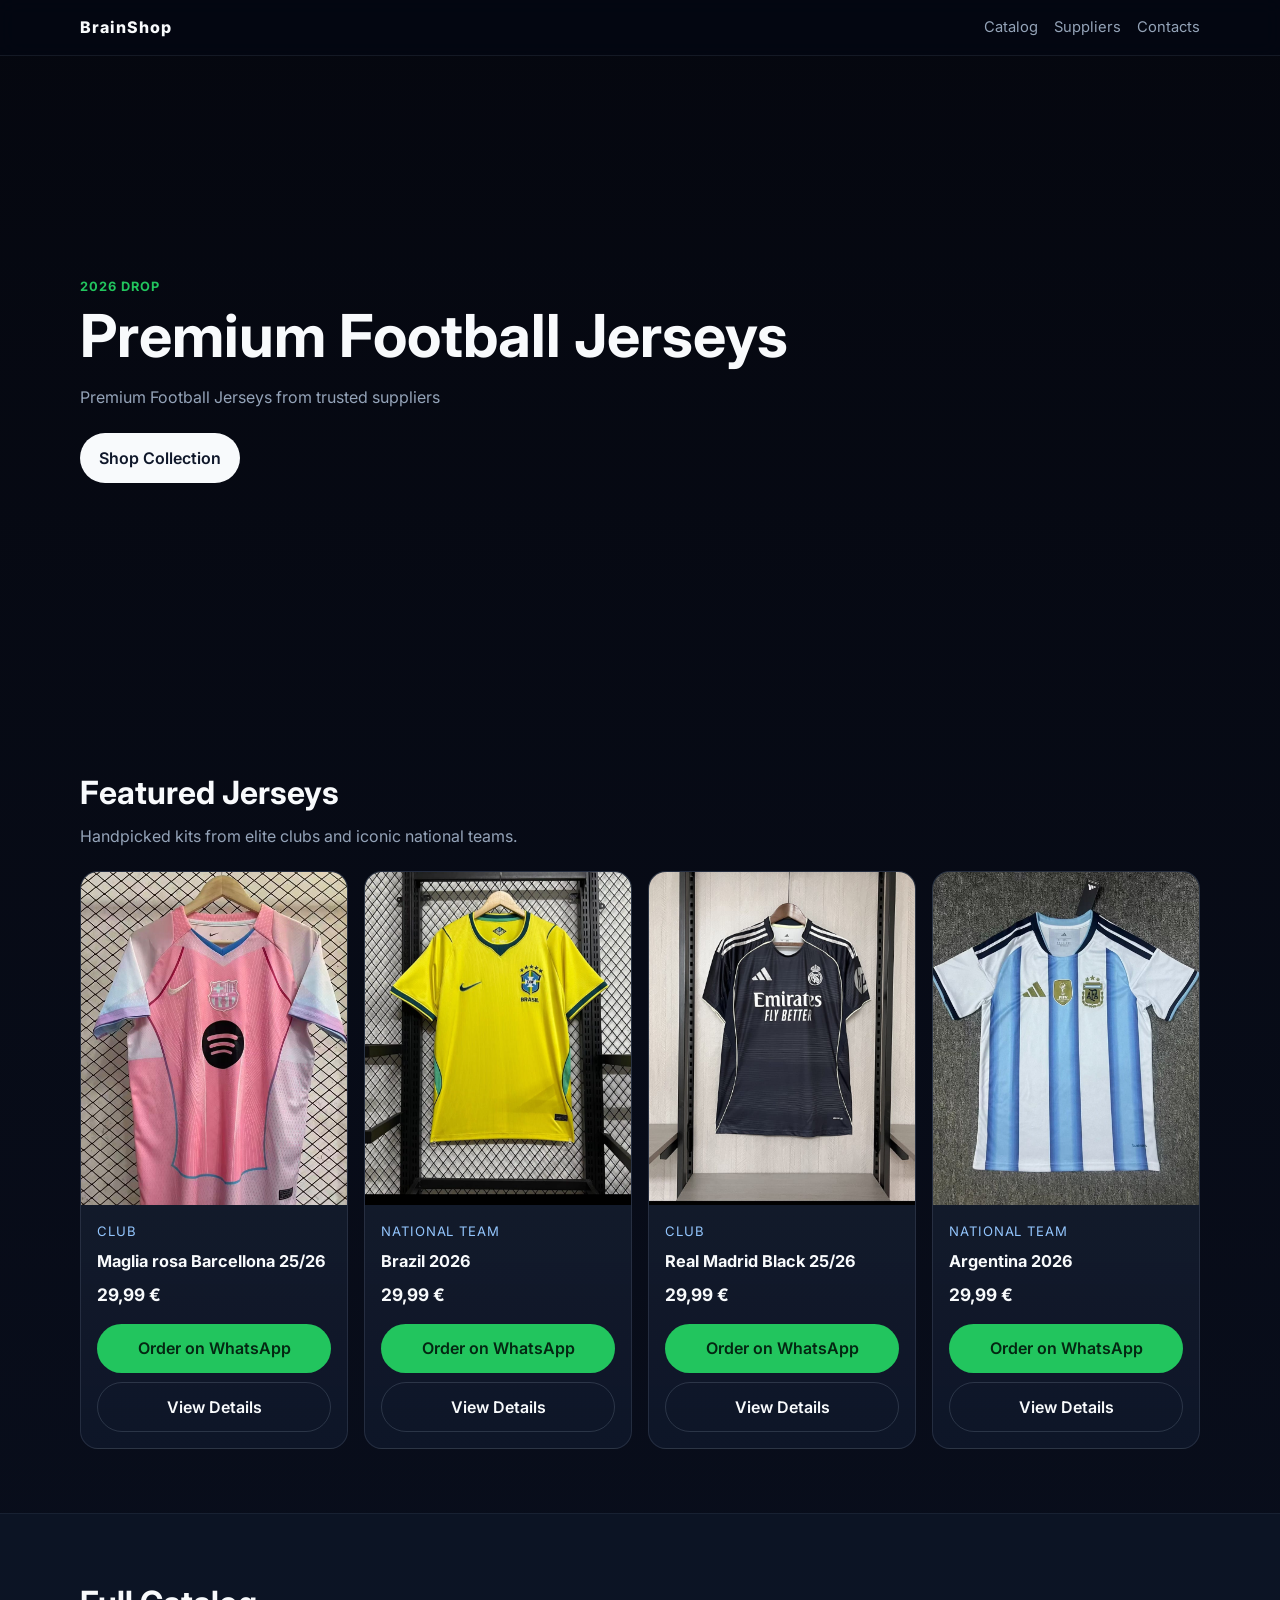
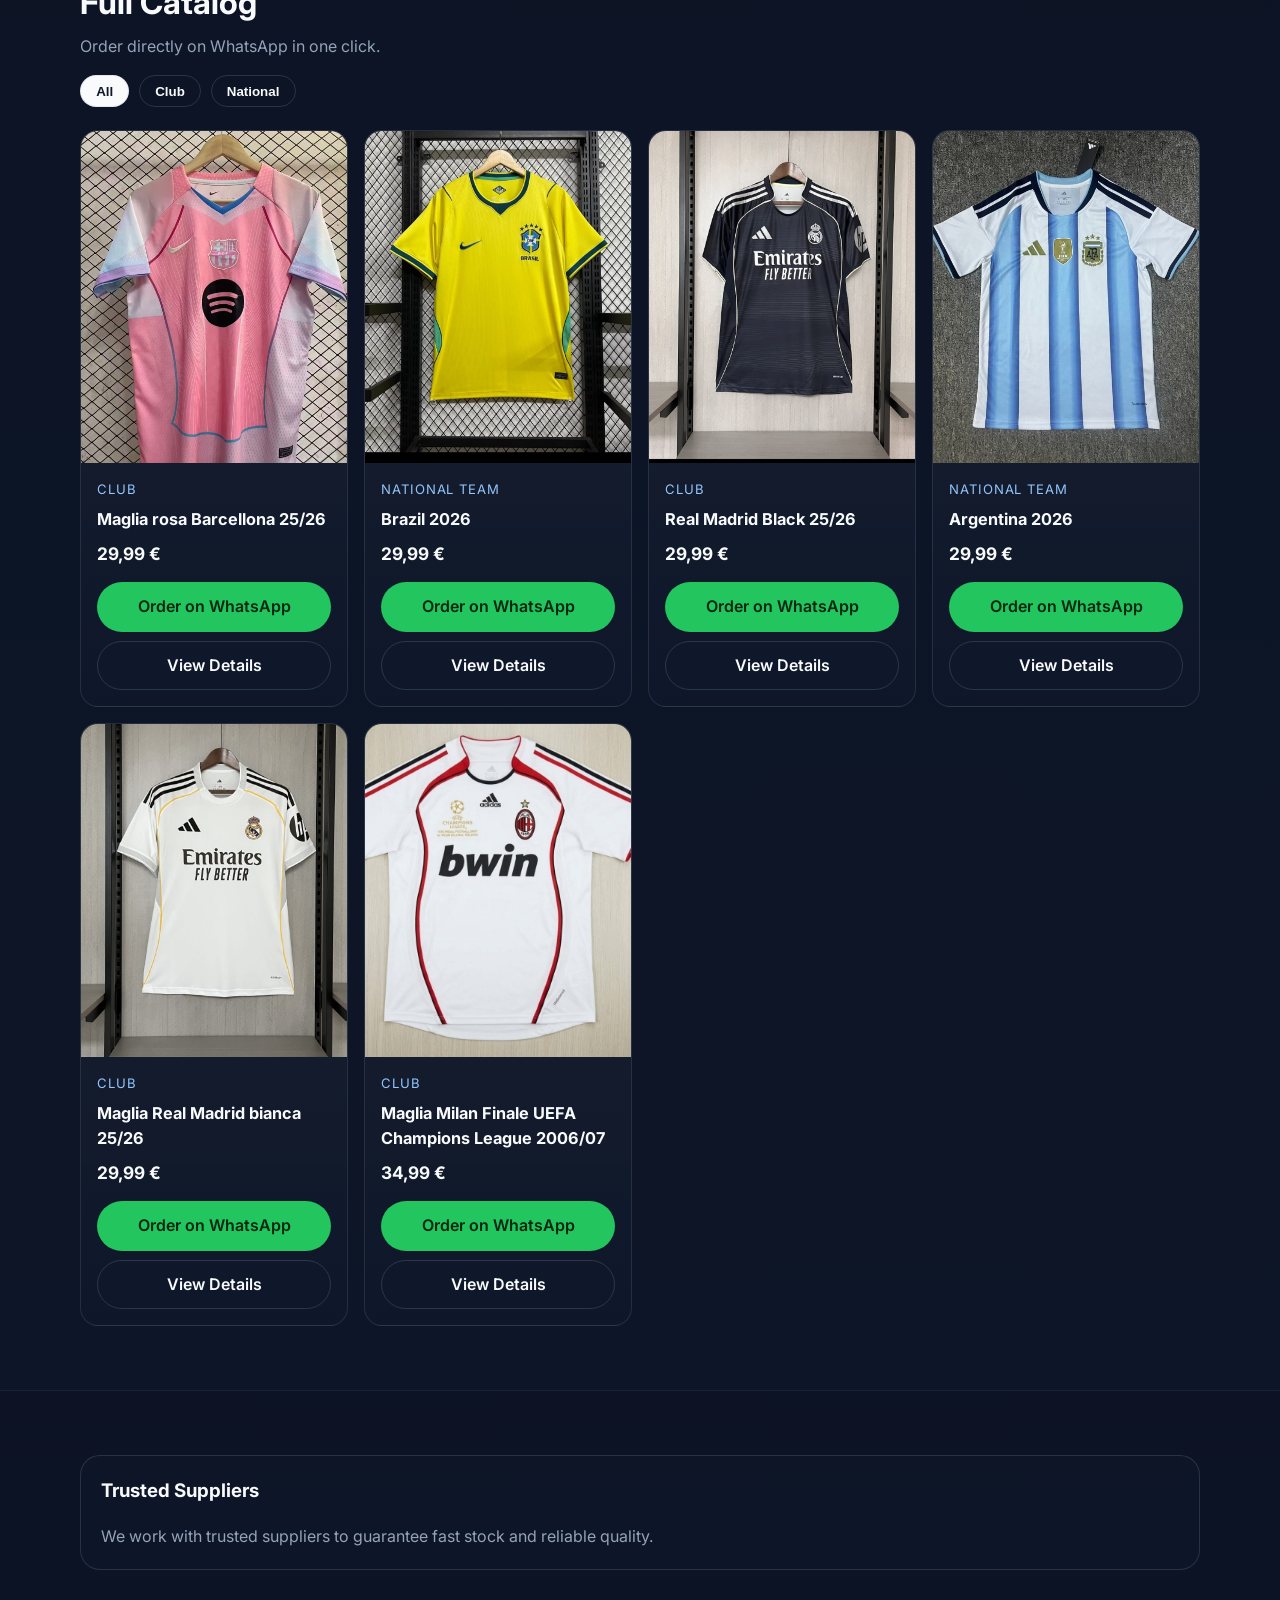
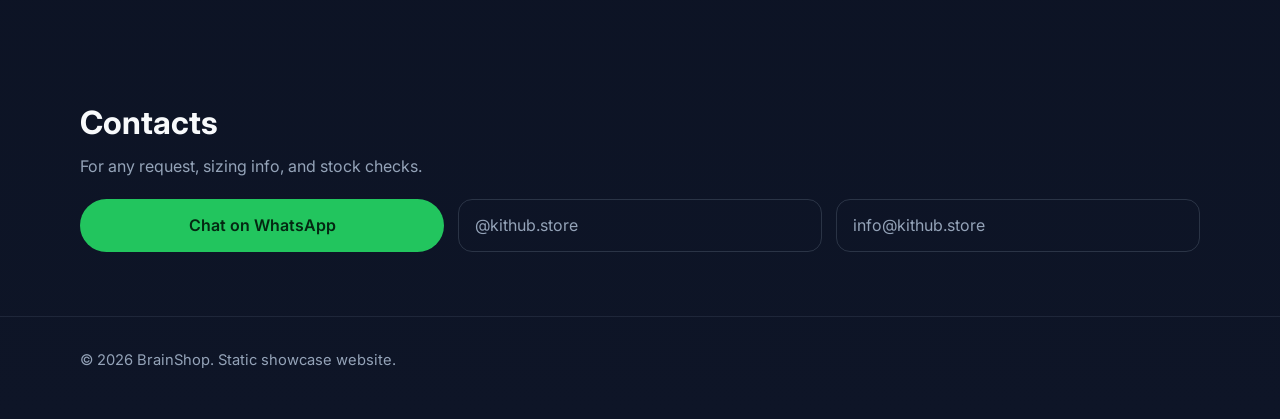
<file: kit-hub/index.html>
<!DOCTYPE html>
<html lang="en">
<head>
  <meta charset="UTF-8" />
  <meta name="viewport" content="width=device-width, initial-scale=1.0" />
  <title>BrainShop | Premium Football Jerseys</title>
  <meta
    name="description"
    content="BrainShop showcases premium football jerseys from trusted suppliers. Order quickly on WhatsApp."
  />
  <link rel="preconnect" href="https://fonts.googleapis.com" />
  <link rel="preconnect" href="https://fonts.gstatic.com" crossorigin />
  <link
    href="https://fonts.googleapis.com/css2?family=Inter:wght@400;500;600;700;800&display=swap"
    rel="stylesheet"
  />
  <link rel="stylesheet" href="styles.css" />
</head>
<body>
  <header class="site-header">
    <div class="container header-inner">
      <a href="#home" class="brand">BrainShop</a>
      <nav class="nav">
        <a href="#catalog">Catalog</a>
        <a href="#suppliers">Suppliers</a>
        <a href="#contacts">Contacts</a>
      </nav>
    </div>
  </header>

  <main>
    <section id="home" class="hero section">
      <div class="container hero-content reveal">
        <p class="eyebrow">2026 Drop</p>
        <h1>Premium Football Jerseys</h1>
        <p class="subtitle">Premium Football Jerseys from trusted suppliers</p>
        <a href="#catalog" class="btn btn-primary">Shop Collection</a>
      </div>
    </section>

    <section class="section">
      <div class="container">
        <div class="section-heading reveal">
          <h2>Featured Jerseys</h2>
          <p>Handpicked kits from elite clubs and iconic national teams.</p>
        </div>
        <div id="featured-grid" class="product-grid"></div>
      </div>
    </section>

    <section id="catalog" class="section section-soft">
      <div class="container">
        <div class="section-heading reveal">
          <h2>Full Catalog</h2>
          <p>Order directly on WhatsApp in one click.</p>
        </div>

        <div class="filters reveal">
          <button class="filter-btn active" data-filter="all">All</button>
          <button class="filter-btn" data-filter="club">Club</button>
          <button class="filter-btn" data-filter="national">National</button>
        </div>

        <div id="catalog-grid" class="product-grid"></div>
      </div>
    </section>

    <section id="suppliers" class="section">
      <div class="container reveal">
        <div class="panel">
          <h3>Trusted Suppliers</h3>
          <p>We work with trusted suppliers to guarantee fast stock and reliable quality.</p>
        </div>
      </div>
    </section>

    <section id="contacts" class="section">
      <div class="container reveal">
        <div class="section-heading">
          <h2>Contacts</h2>
          <p>For any request, sizing info, and stock checks.</p>
        </div>
        <div class="contact-grid">
          <a
            class="btn btn-whatsapp"
            href="https://wa.me/393338207631?text=Ciao%20BrainShop%2C%20vorrei%20pi%C3%B9%20informazioni%20sulle%20vostre%20maglie."
            target="_blank"
            rel="noopener noreferrer"
          >
            Chat on WhatsApp
          </a>
          <a class="contact-link" href="#" aria-label="Instagram placeholder">@kithub.store</a>
          <a class="contact-link" href="mailto:info@kithub.store">info@kithub.store</a>
        </div>
      </div>
    </section>
  </main>

  <footer class="site-footer">
    <div class="container">
      <p>© <span id="year"></span> BrainShop. Static showcase website.</p>
    </div>
  </footer>

  <script src="products.js"></script>
  <script src="main.js"></script>
</body>
</html>
</file>
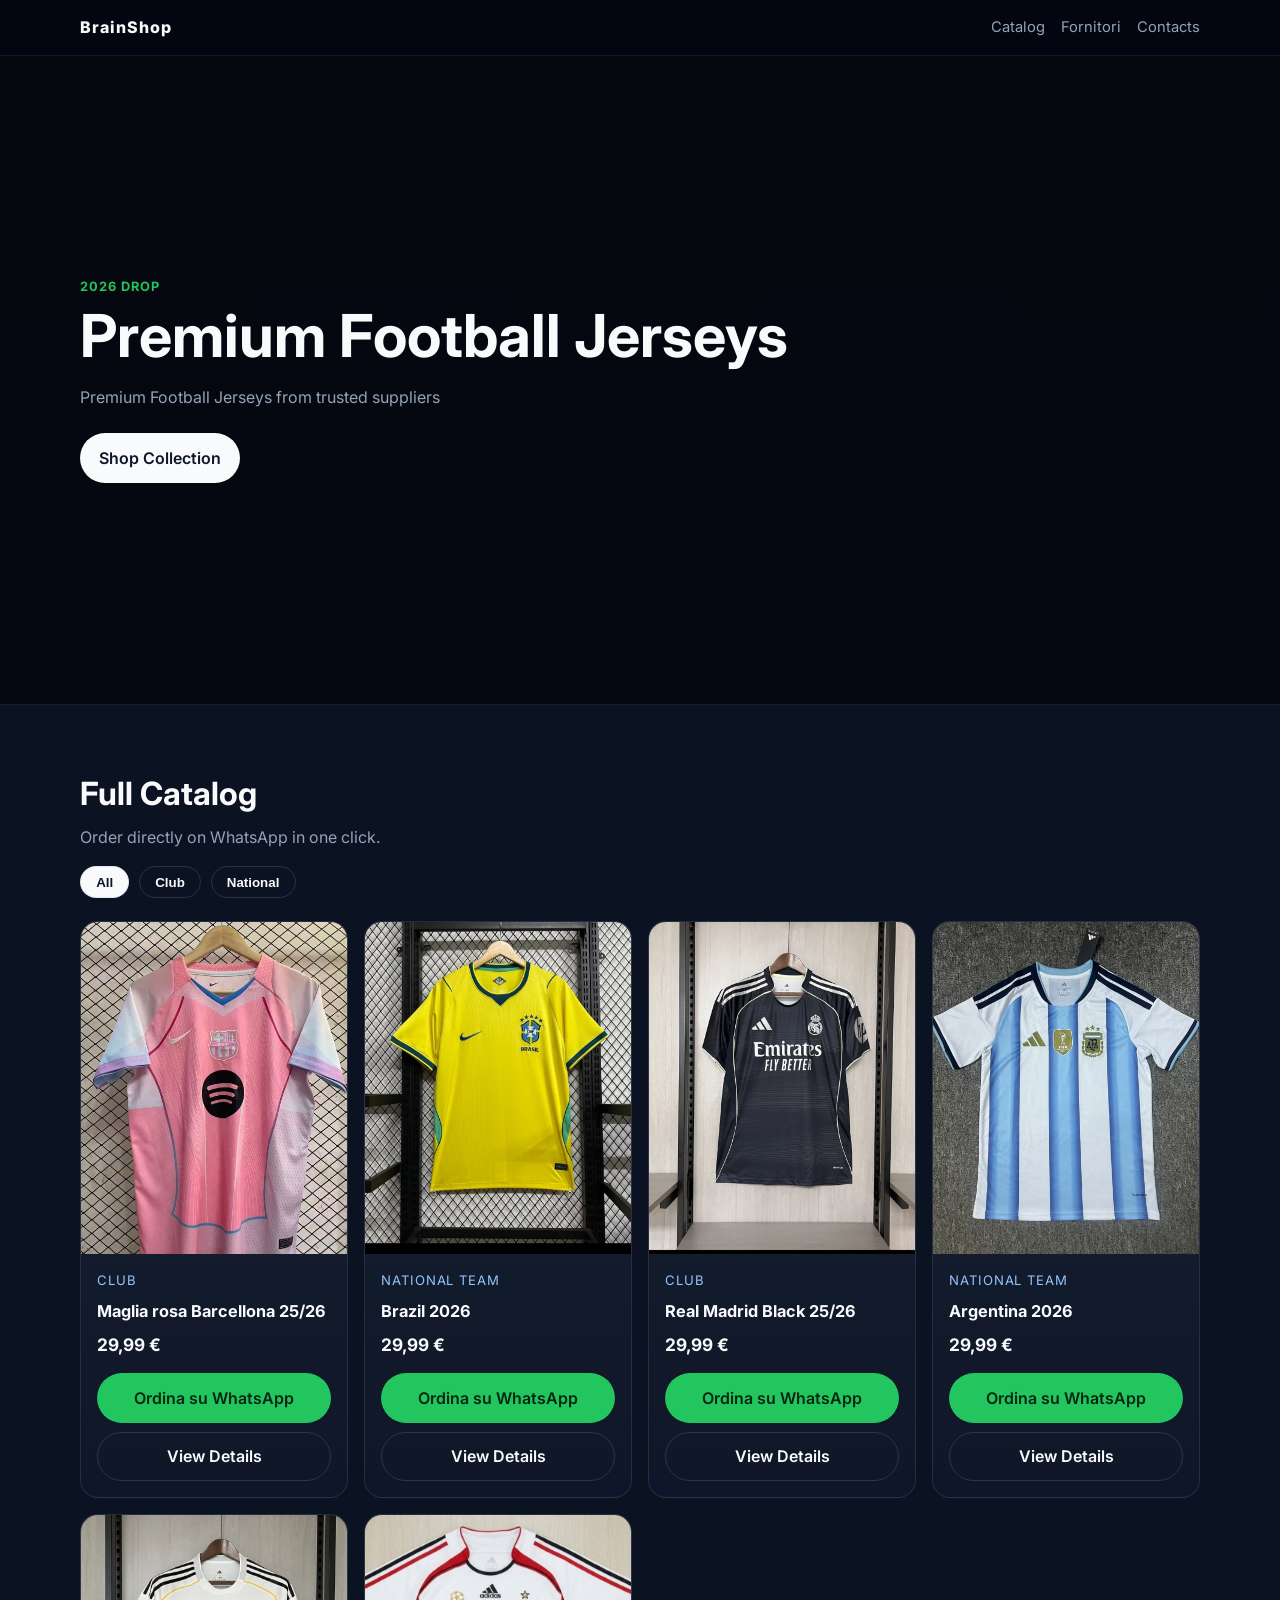
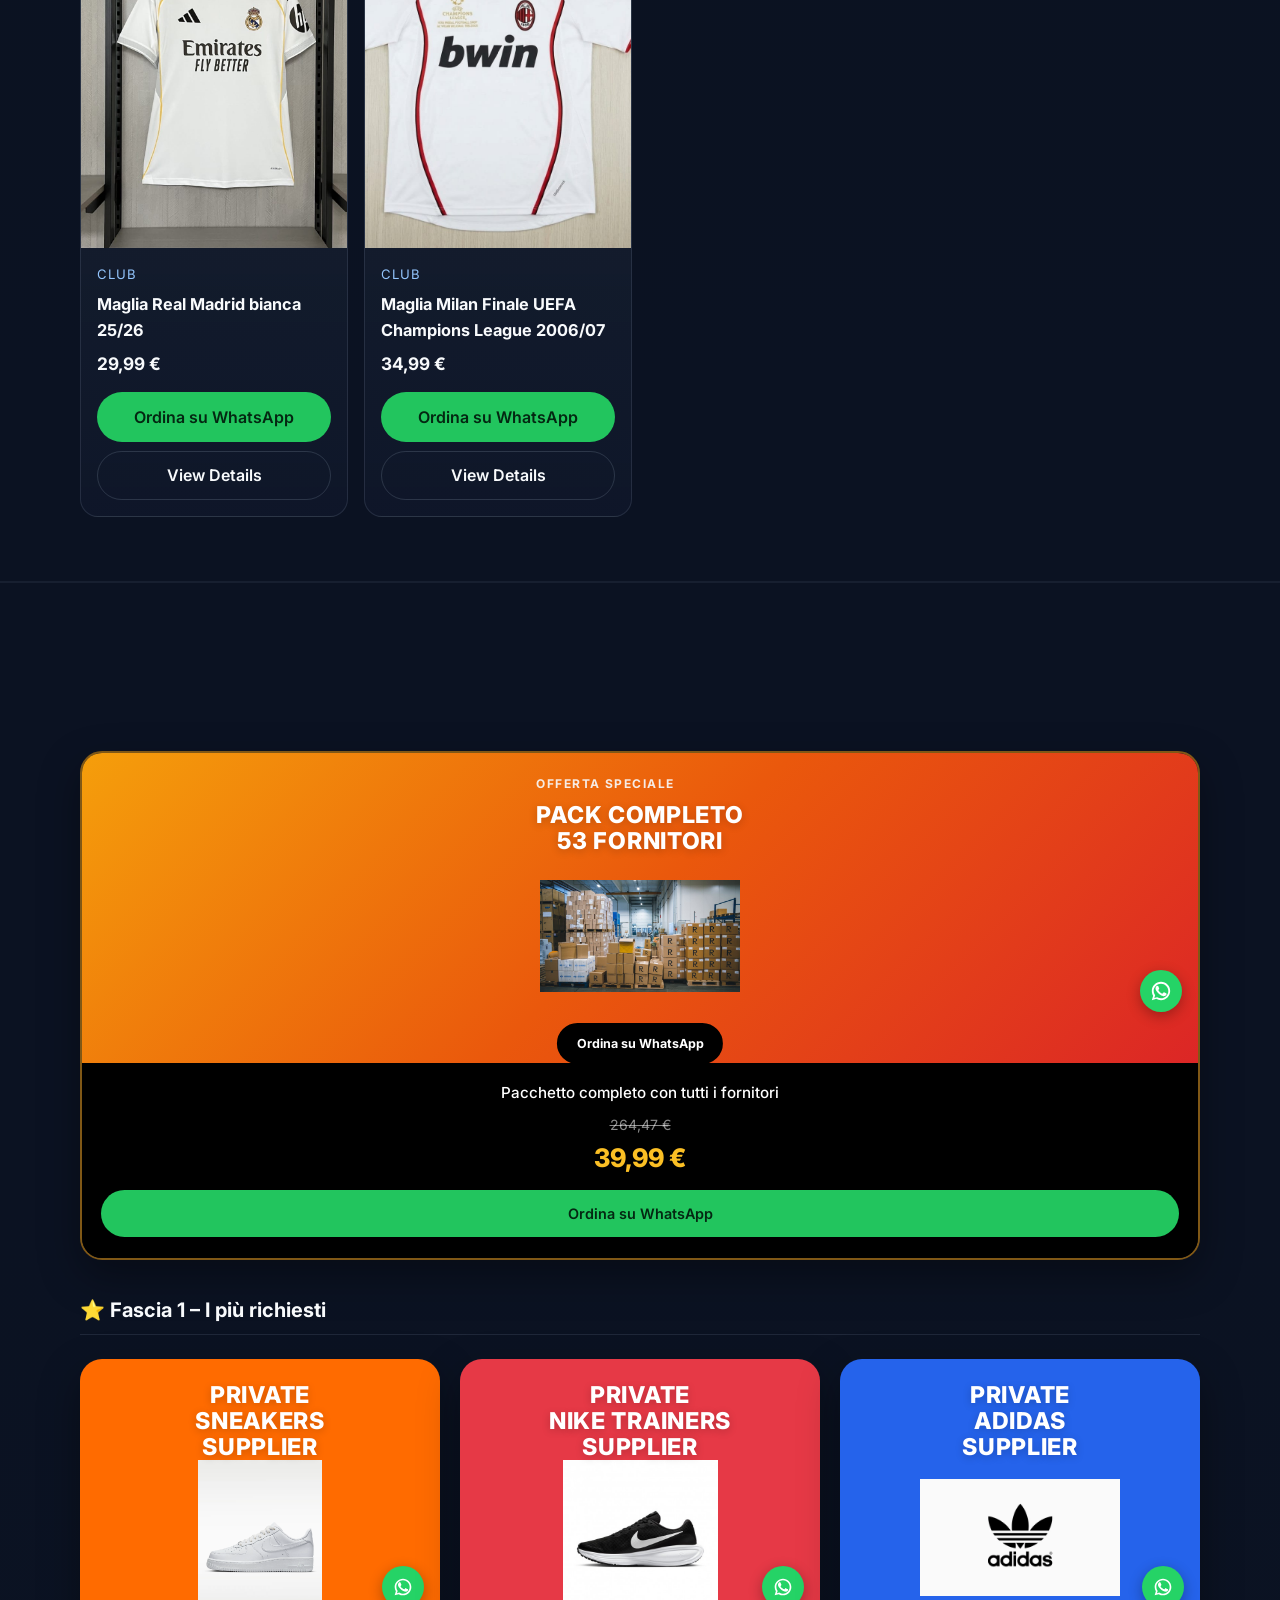
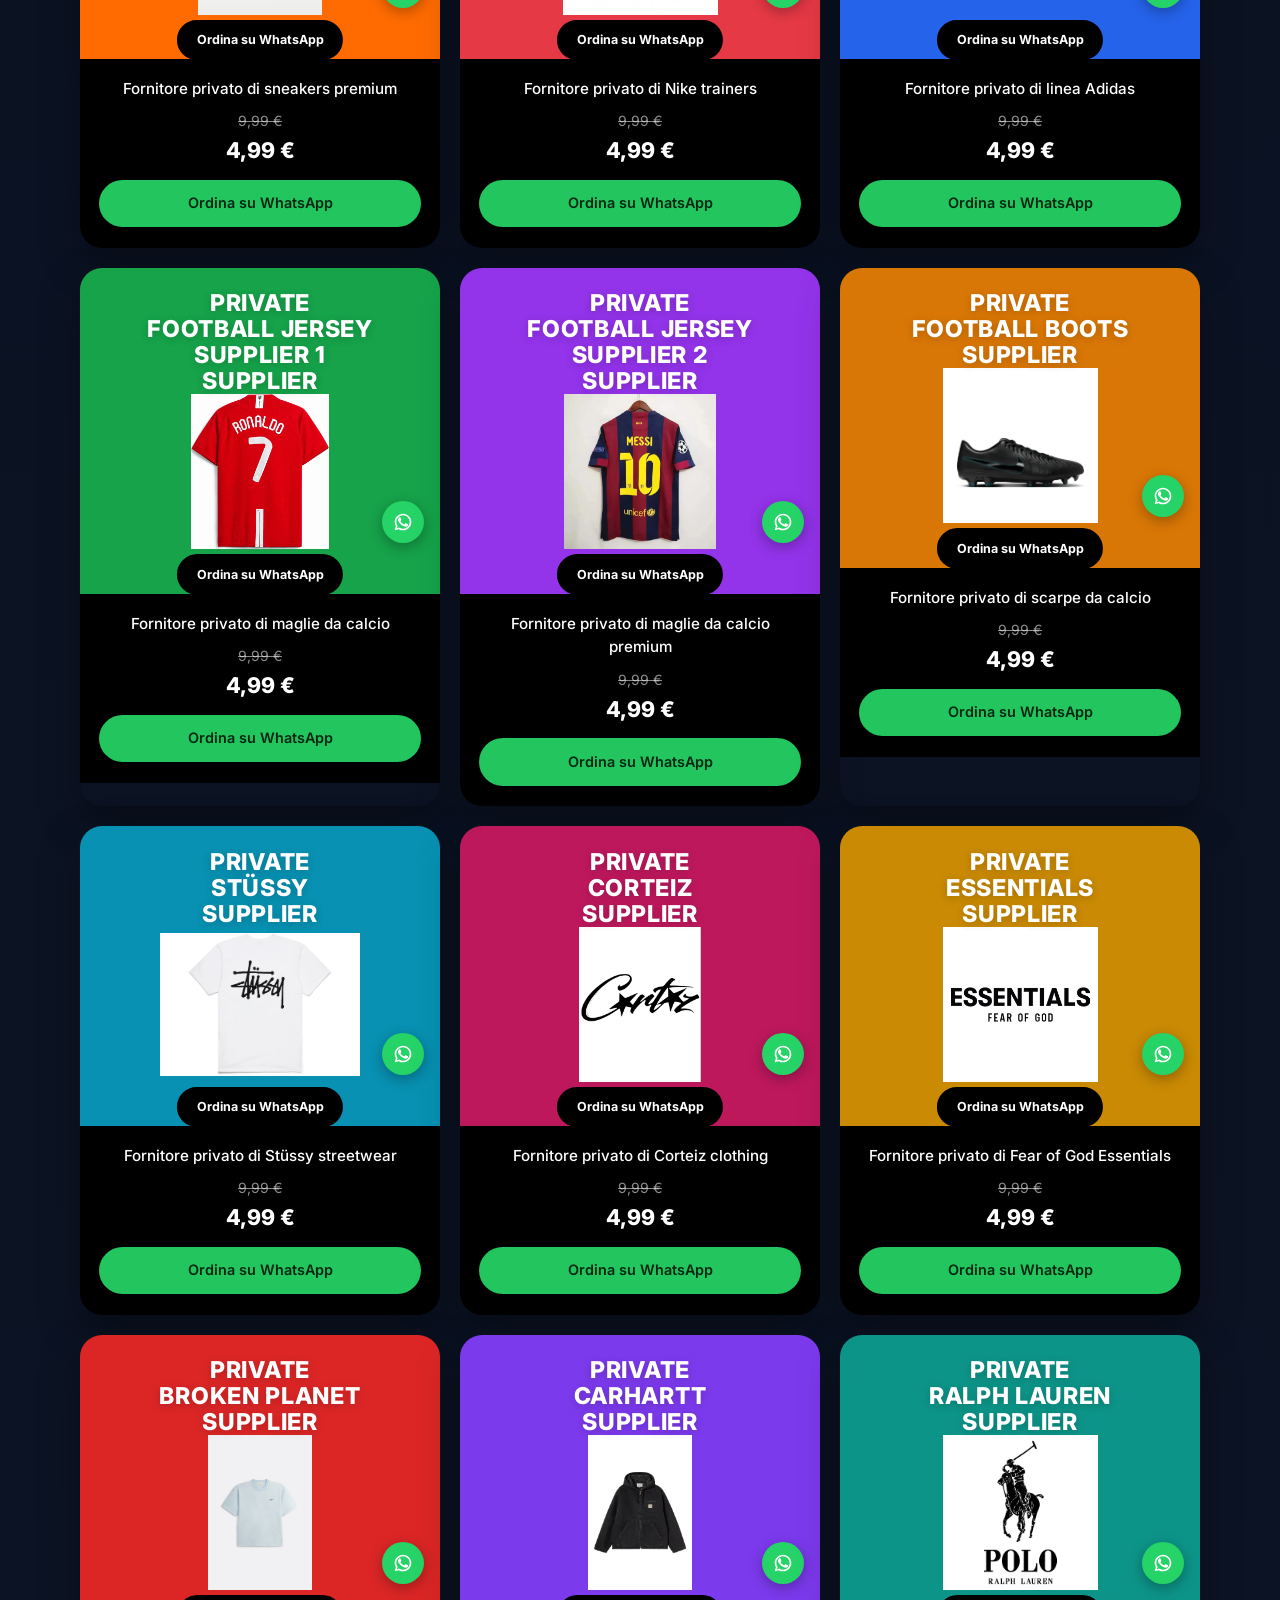
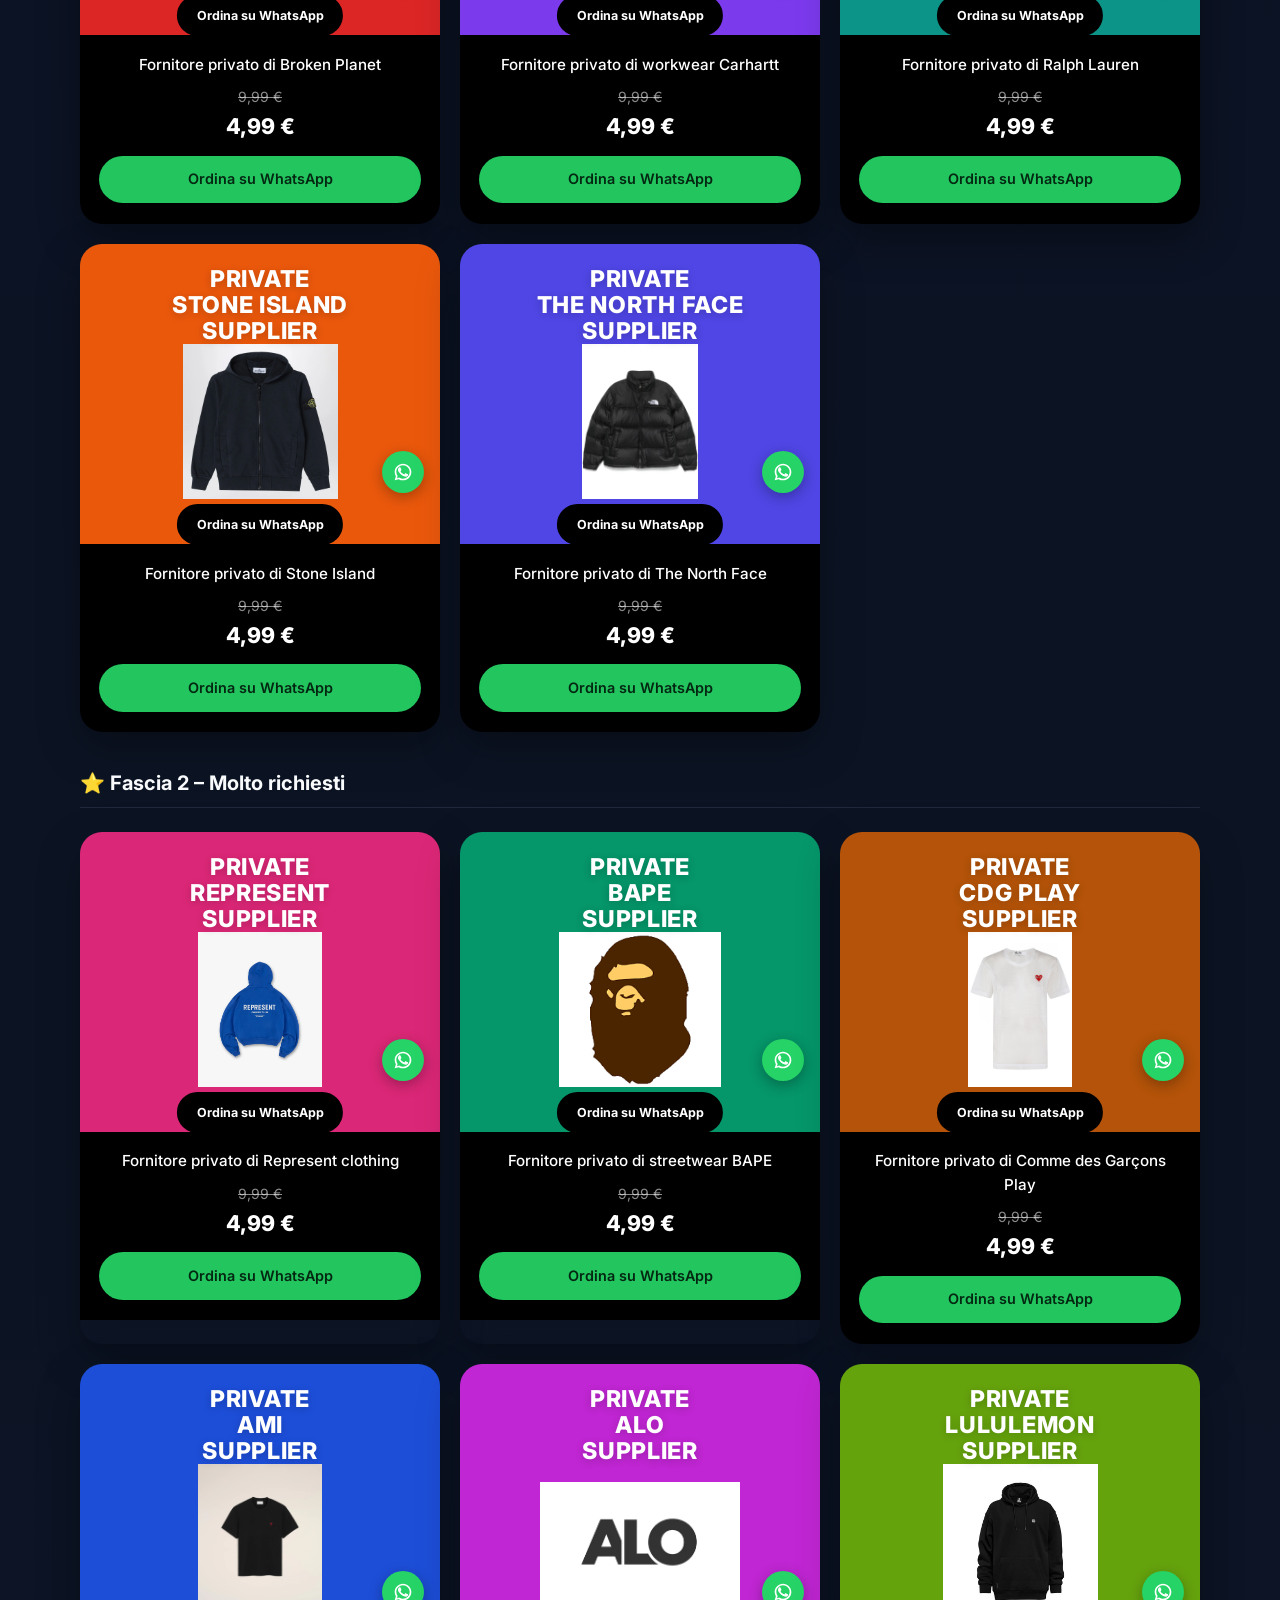
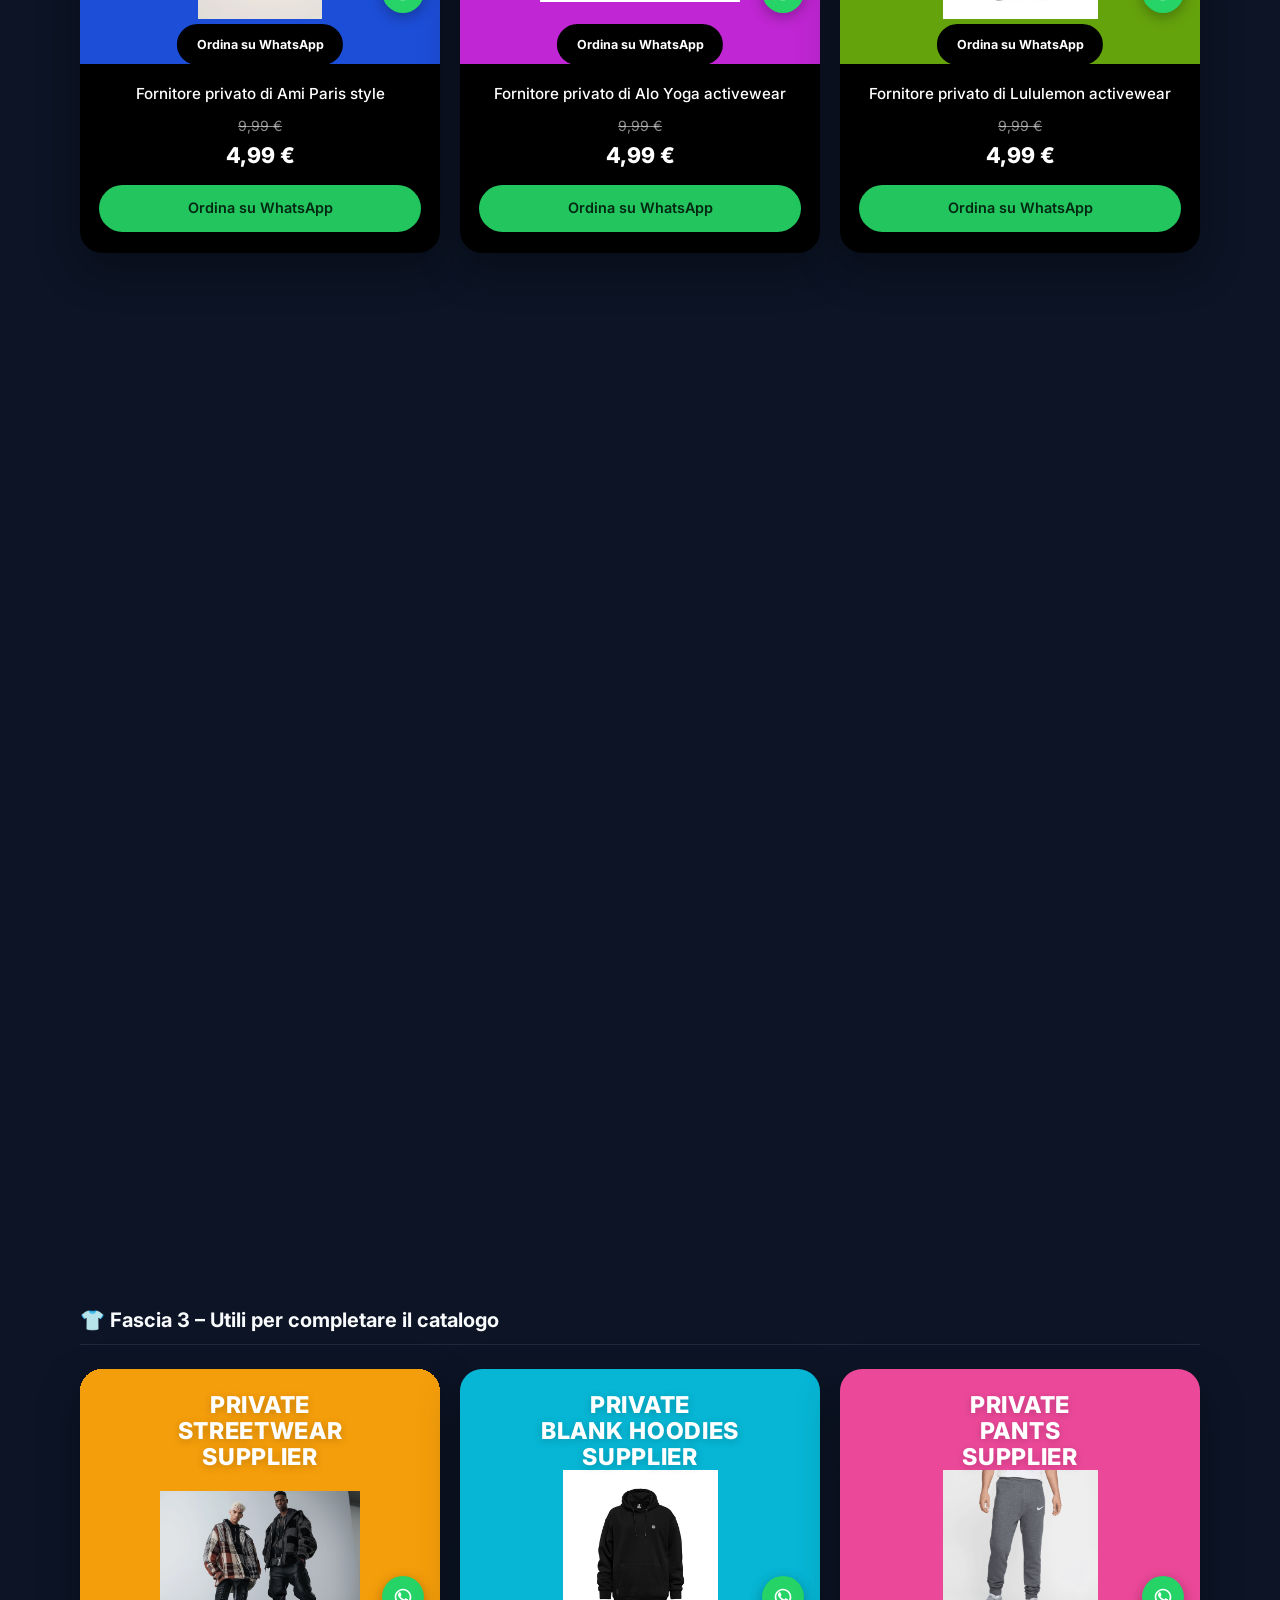
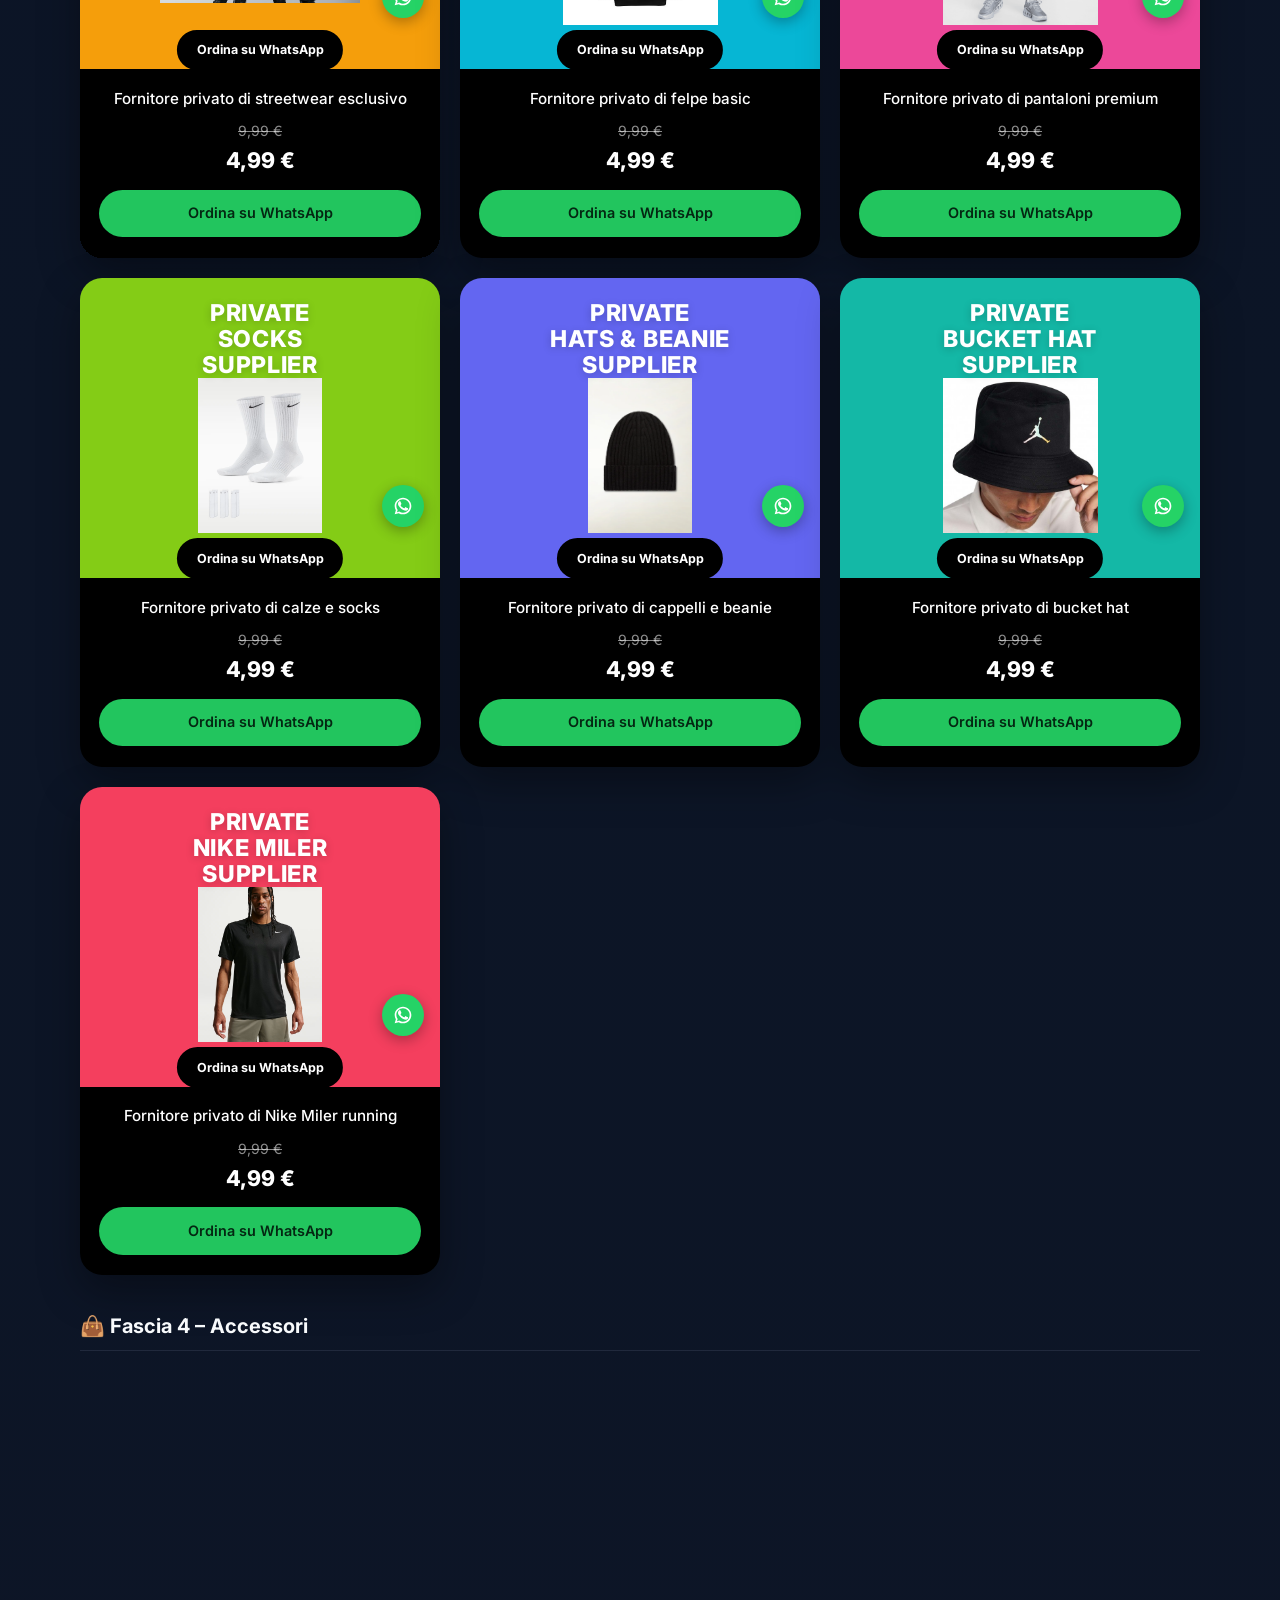
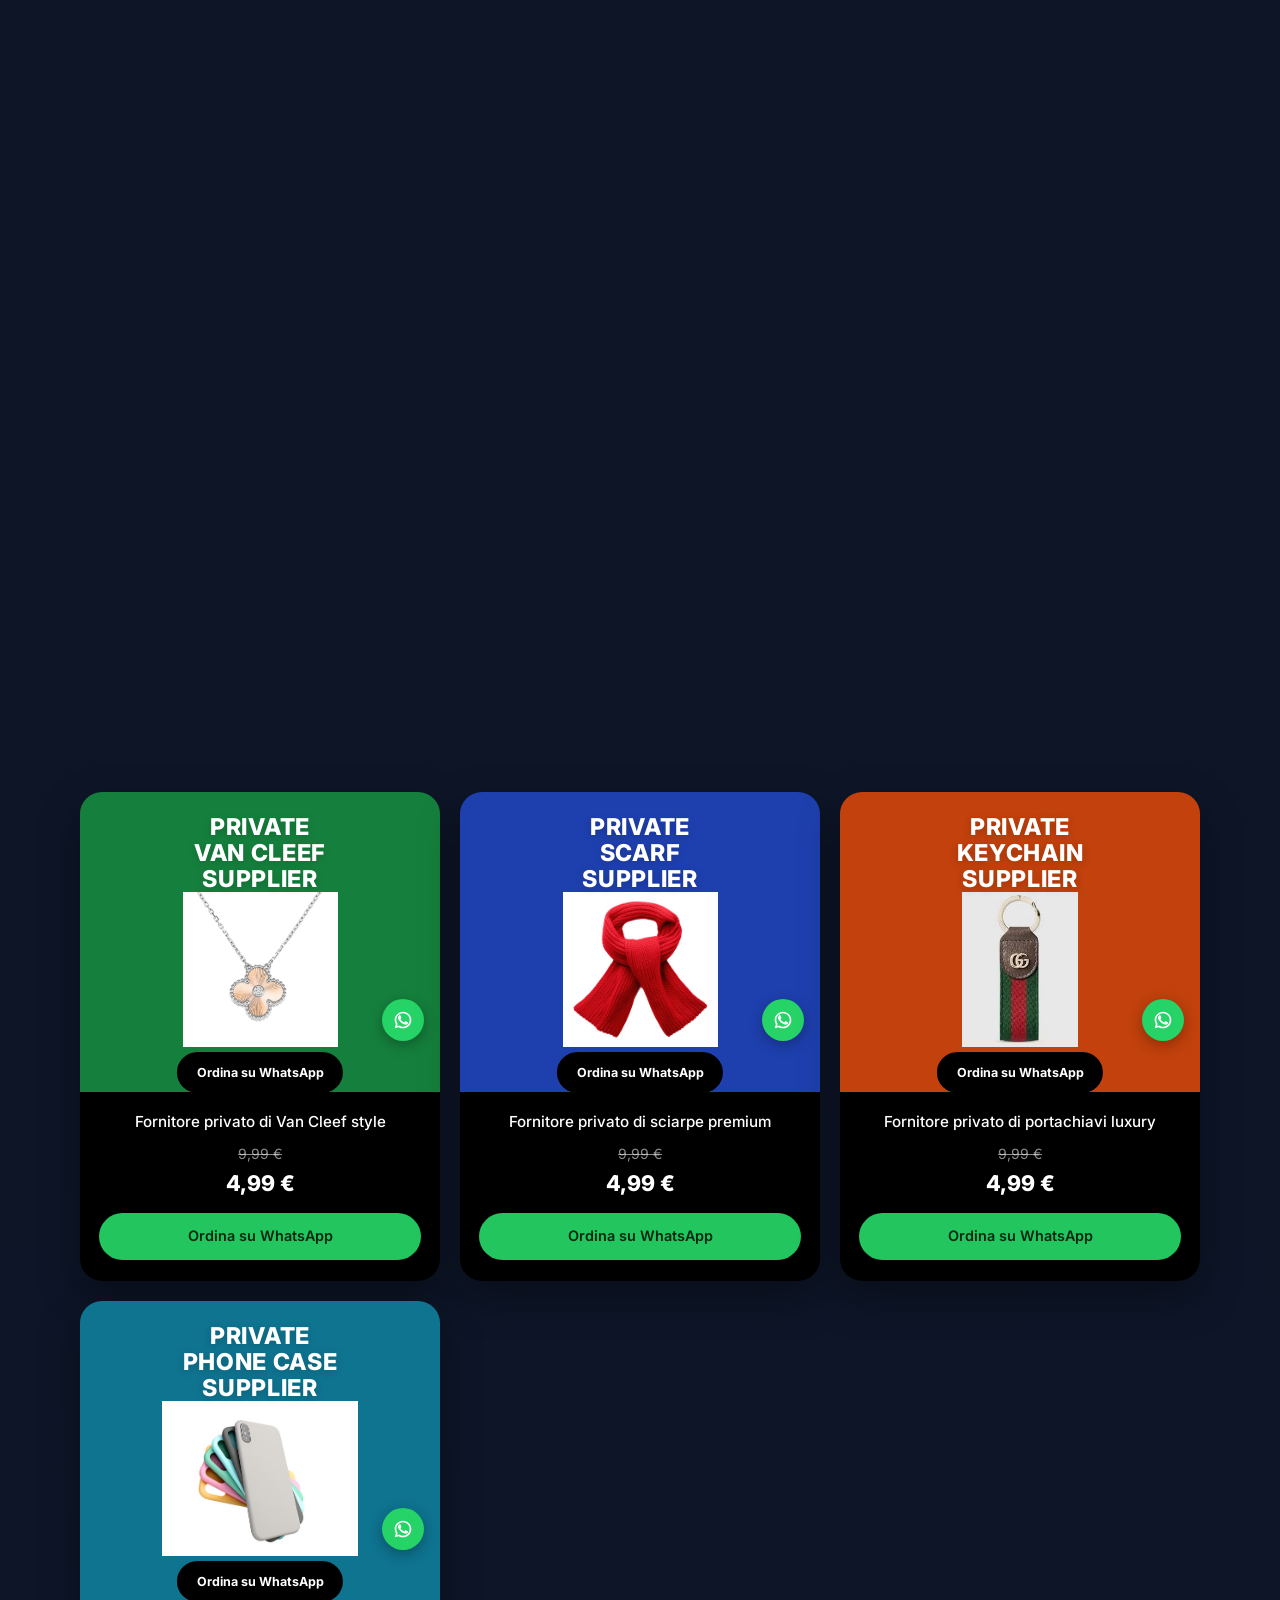
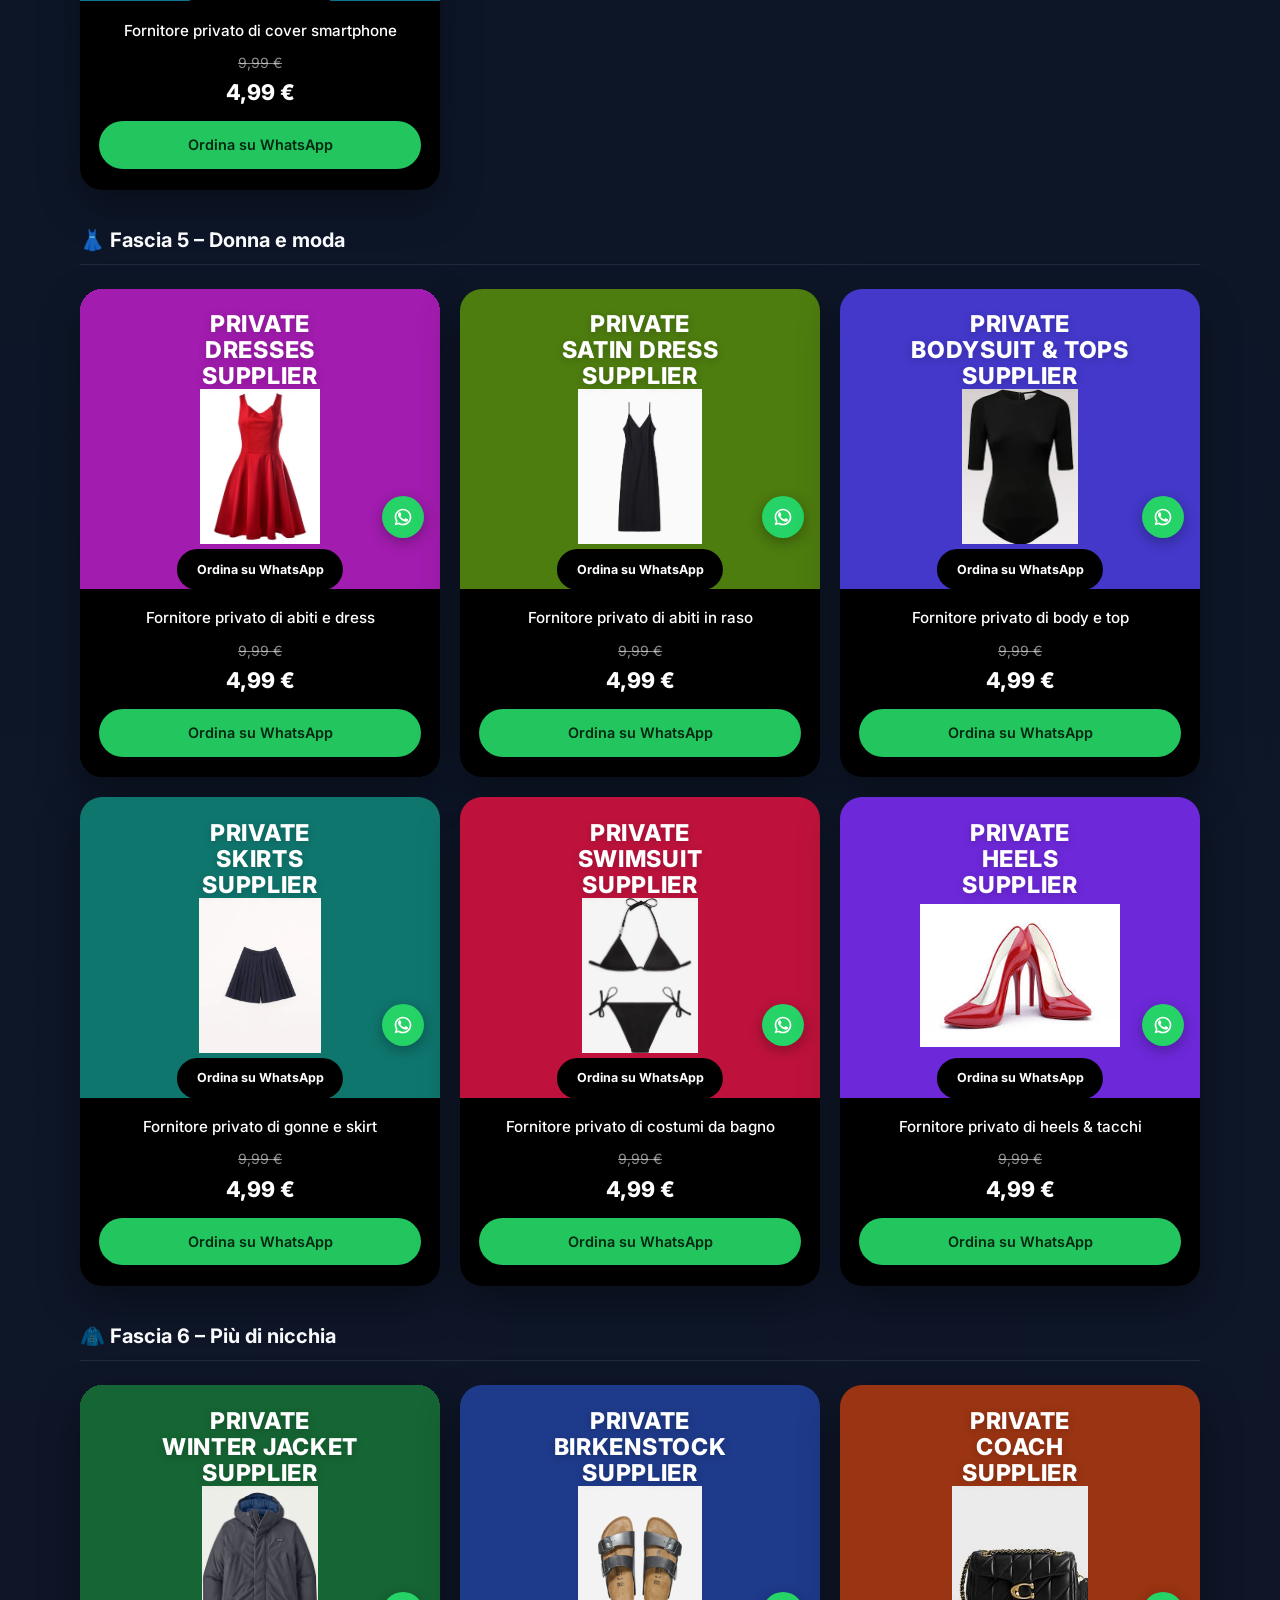
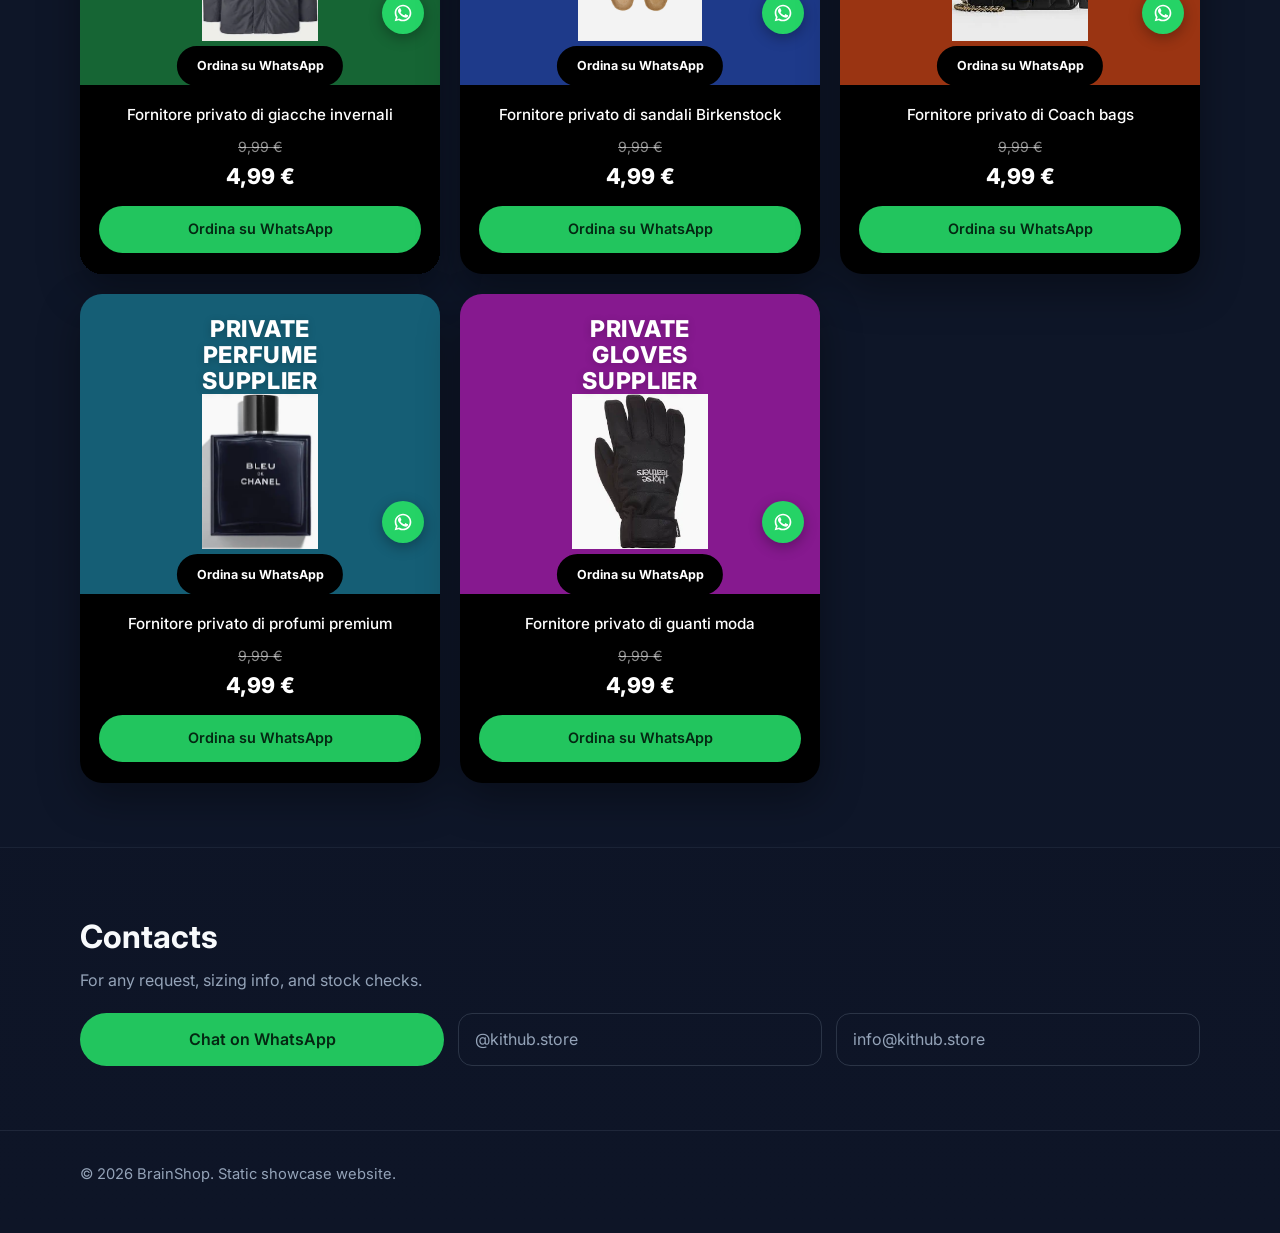
<file: kit-hub/kit-hub/index.html>
<!DOCTYPE html>
<html lang="en">
<head>
  <meta charset="UTF-8" />
  <meta name="viewport" content="width=device-width, initial-scale=1.0" />
  <title>BrainShop | Premium Football Jerseys</title>
  <meta
    name="description"
    content="BrainShop showcases premium football jerseys from trusted suppliers. Order quickly on WhatsApp."
  />
  <link rel="preconnect" href="https://fonts.googleapis.com" />
  <link rel="preconnect" href="https://fonts.gstatic.com" crossorigin />
  <link
    href="https://fonts.googleapis.com/css2?family=Inter:wght@400;500;600;700;800&display=swap"
    rel="stylesheet"
  />
  <link rel="stylesheet" href="styles.css" />
</head>
<body>
  <header class="site-header">
    <div class="container header-inner">
      <a href="#home" class="brand">BrainShop</a>
      <nav class="nav">
        <a href="#catalog">Catalog</a>
        <a href="#fornitori">Fornitori</a>
        <a href="#contacts">Contacts</a>
      </nav>
    </div>
  </header>

  <main>
    <section id="home" class="hero section">
      <div class="container hero-content reveal">
        <p class="eyebrow">2026 Drop</p>
        <h1>Premium Football Jerseys</h1>
        <p class="subtitle">Premium Football Jerseys from trusted suppliers</p>
        <a href="#catalog" class="btn btn-primary">Shop Collection</a>
      </div>
    </section>

    <section id="catalog" class="section section-soft">
      <div class="container">
        <div class="section-heading reveal">
          <h2>Full Catalog</h2>
          <p>Order directly on WhatsApp in one click.</p>
        </div>

        <div class="filters reveal">
          <button class="filter-btn active" data-filter="all">All</button>
          <button class="filter-btn" data-filter="club">Club</button>
          <button class="filter-btn" data-filter="national">National</button>
        </div>

        <div id="catalog-grid" class="product-grid"></div>
      </div>
    </section>

    <section id="fornitori" class="section section-soft">
      <div class="container">
        <div class="section-heading reveal">
          <h2>Fornitori Privati</h2>
          <p>Accedi ai migliori fornitori verificati. Acquisto rapido su WhatsApp.</p>
        </div>

        <article class="package-card reveal">
          <div class="package-card-top">
            <div class="package-badge">
              <span class="package-eyebrow">Offerta Speciale</span>
              <h3>PACK COMPLETO<br><span id="package-count">50+</span> FORNITORI</h3>
            </div>
            <div class="package-visual">
              <img id="package-image" src="" alt="Pacchetto completo fornitori" loading="lazy" />
            </div>
            <a
              class="package-wa"
              href="#"
              id="package-wa-link"
              target="_blank"
              rel="noopener noreferrer"
              aria-label="Acquista pacchetto su WhatsApp"
            >
              <svg viewBox="0 0 24 24" width="22" height="22" fill="currentColor" aria-hidden="true">
                <path d="M17.472 14.382c-.297-.149-1.758-.867-2.03-.967-.273-.099-.471-.148-.67.15-.197.297-.767.966-.94 1.164-.173.199-.347.223-.644.075-.297-.15-1.255-.463-2.39-1.475-.883-.788-1.48-1.761-1.653-2.059-.173-.297-.018-.458.13-.606.134-.133.298-.347.446-.52.149-.174.198-.298.298-.497.099-.198.05-.371-.025-.52-.075-.149-.669-1.612-.916-2.207-.242-.579-.487-.5-.669-.51-.173-.008-.371-.01-.57-.01-.198 0-.52.074-.792.372-.272.297-1.04 1.016-1.04 2.479 0 1.462 1.065 2.875 1.213 3.074.149.198 2.096 3.2 5.077 4.487.709.306 1.262.489 1.694.625.712.227 1.36.195 1.871.118.571-.085 1.758-.719 2.006-1.413.248-.694.248-1.289.173-1.413-.074-.124-.272-.198-.57-.347z"/>
                <path d="M12 2C6.477 2 2 6.477 2 12c0 1.89.525 3.66 1.438 5.168L2 22l4.832-1.438A9.955 9.955 0 0 0 12 22c5.523 0 10-4.477 10-10S17.523 2 12 2zm0 18a7.96 7.96 0 0 1-4.075-1.12l-.293-.174-2.867.853.853-2.867-.174-.293A7.96 7.96 0 0 1 4 12c0-4.411 3.589-8 8-8s8 3.589 8 8-3.589 8-8 8z"/>
              </svg>
            </a>
            <a class="supplier-vendita-btn package-vendita" href="#" id="package-buy-link">Ordina su WhatsApp</a>
          </div>
          <div class="supplier-card-bottom package-bottom">
            <p class="supplier-title">Pacchetto completo con tutti i fornitori</p>
            <p class="supplier-old-price" id="package-old-price"></p>
            <p class="supplier-price" id="package-price"></p>
            <a class="btn btn-whatsapp btn-supplier-order" href="#" id="package-order-btn">Ordina su WhatsApp</a>
          </div>
        </article>

        <div id="suppliers-container"></div>
      </div>
    </section>

    <section id="contacts" class="section">
      <div class="container reveal">
        <div class="section-heading">
          <h2>Contacts</h2>
          <p>For any request, sizing info, and stock checks.</p>
        </div>
        <div class="contact-grid">
          <a
            class="btn btn-whatsapp"
            href="https://wa.me/393338207631?text=Ciao%20BrainShop%2C%20vorrei%20pi%C3%B9%20informazioni%20sulle%20vostre%20maglie."
            target="_blank"
            rel="noopener noreferrer"
          >
            Chat on WhatsApp
          </a>
          <a class="contact-link" href="#" aria-label="Instagram placeholder">@kithub.store</a>
          <a class="contact-link" href="mailto:info@kithub.store">info@kithub.store</a>
        </div>
      </div>
    </section>
  </main>

  <footer class="site-footer">
    <div class="container">
      <p>© <span id="year"></span> BrainShop. Static showcase website.</p>
    </div>
  </footer>

  <script src="products.js"></script>
  <script src="suppliers.js"></script>
  <script src="main.js"></script>
</body>
</html>
</file>
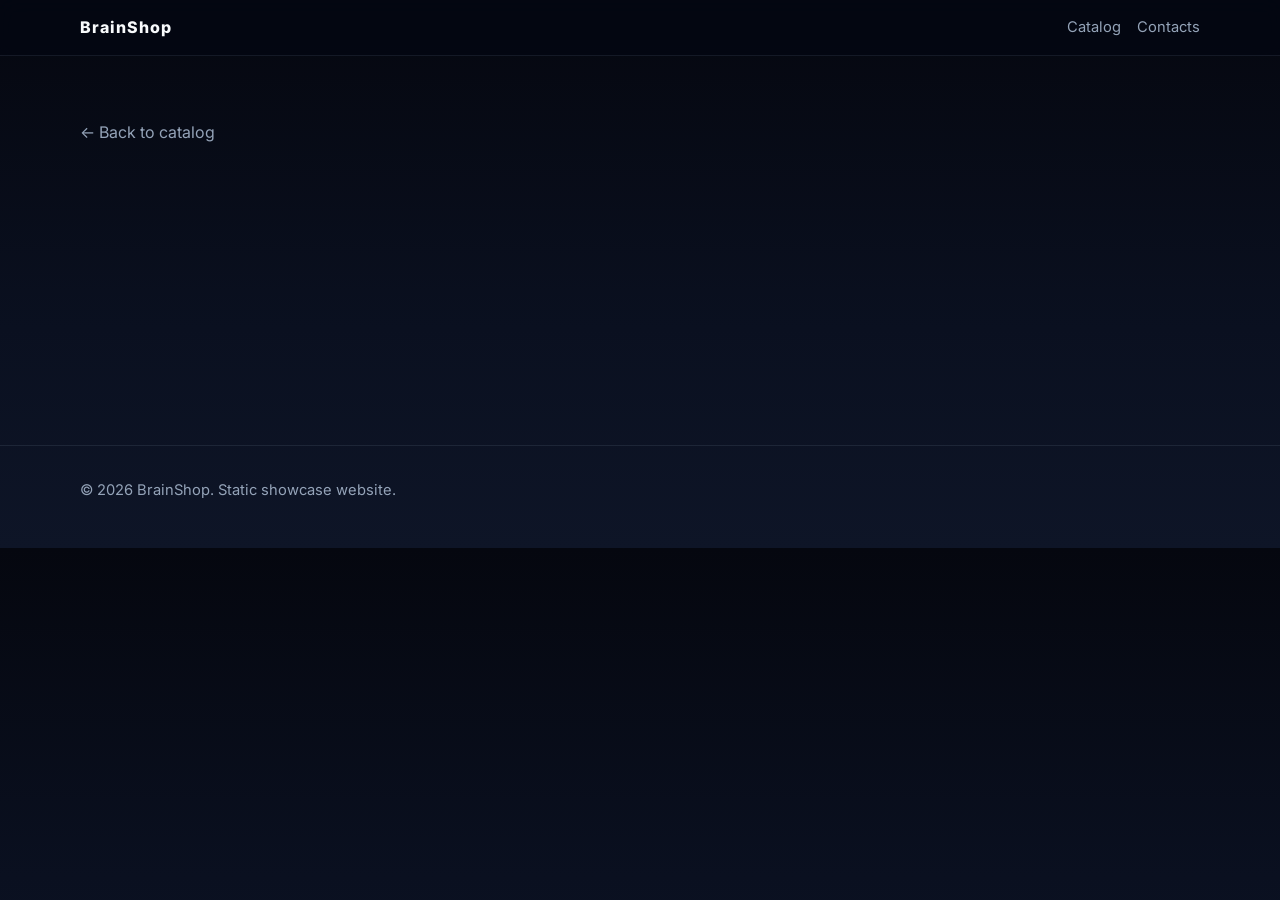
<file: kit-hub/product.html>
<!DOCTYPE html>
<html lang="en">
<head>
  <meta charset="UTF-8" />
  <meta name="viewport" content="width=device-width, initial-scale=1.0" />
  <title>Product | BrainShop</title>
  <meta name="description" content="Product detail page for BrainShop football jerseys." />
  <link rel="preconnect" href="https://fonts.googleapis.com" />
  <link rel="preconnect" href="https://fonts.gstatic.com" crossorigin />
  <link
    href="https://fonts.googleapis.com/css2?family=Inter:wght@400;500;600;700;800&display=swap"
    rel="stylesheet"
  />
  <link rel="stylesheet" href="styles.css" />
</head>
<body>
  <header class="site-header">
    <div class="container header-inner">
      <a href="index.html" class="brand">BrainShop</a>
      <nav class="nav">
        <a href="index.html#catalog">Catalog</a>
        <a href="index.html#contacts">Contacts</a>
      </nav>
    </div>
  </header>

  <main class="section">
    <div class="container">
      <a class="back-link" href="index.html#catalog">← Back to catalog</a>
      <article id="product-view" class="product-view reveal"></article>
    </div>
  </main>

  <footer class="site-footer">
    <div class="container">
      <p>© <span id="year"></span> BrainShop. Static showcase website.</p>
    </div>
  </footer>

  <script src="products.js"></script>
  <script src="product.js"></script>
</body>
</html>
</file>
<file: kit-hub/styles.css>
:root {
  --bg: #070b14;
  --bg-soft: #0f172a;
  --surface: #111827;
  --surface-2: #1f2937;
  --text: #f8fafc;
  --muted: #94a3b8;
  --accent: #22c55e;
  --accent-dark: #16a34a;
  --border: rgba(148, 163, 184, 0.22);
  --shadow: 0 12px 34px rgba(0, 0, 0, 0.32);
}

* {
  box-sizing: border-box;
}

html {
  scroll-behavior: smooth;
}

body {
  margin: 0;
  font-family: "Inter", system-ui, -apple-system, Segoe UI, Roboto, sans-serif;
  background: linear-gradient(180deg, #05070f 0%, #0a1020 60%, #0e1527 100%);
  color: var(--text);
  line-height: 1.55;
}

a {
  color: inherit;
  text-decoration: none;
}

.container {
  width: min(1120px, 92%);
  margin: 0 auto;
}

.section {
  padding: 4rem 0;
}

.section-soft {
  background: rgba(15, 23, 42, 0.65);
  border-top: 1px solid rgba(148, 163, 184, 0.09);
  border-bottom: 1px solid rgba(148, 163, 184, 0.09);
}

.site-header {
  position: sticky;
  top: 0;
  z-index: 20;
  backdrop-filter: blur(10px);
  background: rgba(3, 7, 18, 0.78);
  border-bottom: 1px solid rgba(148, 163, 184, 0.12);
}

.header-inner {
  display: flex;
  align-items: center;
  justify-content: space-between;
  gap: 1rem;
  padding: 0.95rem 0;
}

.brand {
  font-weight: 800;
  letter-spacing: 0.06em;
}

.nav {
  display: flex;
  gap: 1rem;
  font-size: 0.92rem;
  color: var(--muted);
}

.nav a:hover {
  color: var(--text);
}

.hero {
  min-height: 72vh;
  display: flex;
  align-items: center;
}

.hero-content h1 {
  margin: 0.4rem 0;
  font-size: clamp(2rem, 8vw, 3.7rem);
  line-height: 1.1;
}

.eyebrow {
  margin: 0;
  color: var(--accent);
  font-weight: 700;
  text-transform: uppercase;
  letter-spacing: 0.08em;
  font-size: 0.8rem;
}

.subtitle {
  color: var(--muted);
  max-width: 52ch;
  margin-bottom: 1.5rem;
}

.btn {
  display: inline-flex;
  justify-content: center;
  align-items: center;
  gap: 0.4rem;
  padding: 0.72rem 1.12rem;
  border-radius: 999px;
  border: 1px solid transparent;
  font-weight: 600;
  transition: transform 0.2s ease, box-shadow 0.2s ease, background-color 0.2s ease;
}

.btn:hover {
  transform: translateY(-2px);
}

.btn-primary {
  background: var(--text);
  color: #0f172a;
}

.btn-primary:hover {
  box-shadow: var(--shadow);
}

.btn-whatsapp {
  background: var(--accent);
  color: #042712;
}

.btn-whatsapp:hover {
  background: var(--accent-dark);
  color: #ecfdf5;
}

.btn-ghost {
  background: transparent;
  color: var(--text);
  border-color: var(--border);
}

.btn-ghost:hover {
  border-color: rgba(148, 163, 184, 0.42);
}

.section-heading h2 {
  margin: 0 0 0.4rem;
  font-size: clamp(1.45rem, 5vw, 2rem);
}

.section-heading p {
  margin: 0;
  color: var(--muted);
}

.product-grid {
  display: grid;
  grid-template-columns: 1fr;
  gap: 1rem;
  margin-top: 1.4rem;
}

.product-card {
  background: linear-gradient(180deg, rgba(31, 41, 55, 0.7), rgba(15, 23, 42, 0.9));
  border: 1px solid rgba(148, 163, 184, 0.16);
  border-radius: 18px;
  overflow: hidden;
  transition: transform 0.2s ease, border-color 0.2s ease;
}

.product-card:hover {
  transform: translateY(-4px);
  border-color: rgba(148, 163, 184, 0.36);
}

.product-card img {
  width: 100%;
  aspect-ratio: 4 / 5;
  object-fit: cover;
  display: block;
}

.product-content {
  padding: 1rem;
}

.product-type {
  margin: 0;
  color: #93c5fd;
  font-size: 0.82rem;
  text-transform: uppercase;
  letter-spacing: 0.07em;
}

.product-content h3 {
  margin: 0.5rem 0;
  font-size: 1.02rem;
}

.product-price {
  margin: 0 0 0.9rem;
  font-size: 1.08rem;
  font-weight: 700;
}

.product-actions {
  display: grid;
  grid-template-columns: 1fr;
  gap: 0.55rem;
}

.filters {
  display: flex;
  flex-wrap: wrap;
  gap: 0.6rem;
  margin-top: 1rem;
}

.filter-btn {
  border: 1px solid var(--border);
  background: transparent;
  color: var(--text);
  border-radius: 999px;
  padding: 0.48rem 0.95rem;
  font-weight: 600;
  cursor: pointer;
}

.filter-btn.active {
  background: var(--text);
  color: #0f172a;
}

.panel {
  border: 1px solid rgba(148, 163, 184, 0.2);
  border-radius: 20px;
  background: rgba(15, 23, 42, 0.65);
  padding: 1.25rem;
}

.panel h3,
.panel h2 {
  margin-top: 0;
}

.panel p {
  margin-bottom: 0;
  color: var(--muted);
}

.contact-grid {
  display: grid;
  gap: 0.85rem;
  margin-top: 1.3rem;
}

.contact-link {
  border: 1px solid var(--border);
  border-radius: 14px;
  padding: 0.8rem 1rem;
  color: var(--muted);
}

.contact-link:hover {
  border-color: rgba(148, 163, 184, 0.42);
  color: var(--text);
}

.back-link {
  color: var(--muted);
}

.back-link:hover {
  color: var(--text);
}

.product-view {
  display: grid;
  gap: 1.2rem;
  margin-top: 1rem;
  padding: 1rem;
  border-radius: 20px;
  border: 1px solid rgba(148, 163, 184, 0.2);
  background: rgba(15, 23, 42, 0.66);
}

.product-view-image {
  width: 100%;
  border-radius: 16px;
  object-fit: cover;
}

.product-view-content h1 {
  margin: 0.35rem 0;
  font-size: clamp(1.35rem, 5vw, 2.2rem);
}

.product-price-lg {
  font-size: 1.6rem;
}

.product-description {
  color: var(--muted);
  max-width: 55ch;
}

.site-footer {
  border-top: 1px solid rgba(148, 163, 184, 0.13);
  color: var(--muted);
  font-size: 0.92rem;
  padding: 1.1rem 0 2rem;
}

.reveal {
  opacity: 0;
  transform: translateY(12px);
  transition: opacity 0.45s ease, transform 0.45s ease;
}

.reveal.visible {
  opacity: 1;
  transform: translateY(0);
}

@media (min-width: 680px) {
  .product-grid {
    grid-template-columns: repeat(2, minmax(0, 1fr));
  }

  .contact-grid {
    grid-template-columns: repeat(3, minmax(0, 1fr));
  }
}

@media (min-width: 980px) {
  .product-grid {
    grid-template-columns: repeat(4, minmax(0, 1fr));
  }

  .product-view {
    grid-template-columns: minmax(280px, 430px) 1fr;
    align-items: center;
    gap: 1.8rem;
    padding: 1.4rem;
  }
}
</file>
<file: kit-hub/kit-hub/styles.css>
:root {
  --bg: #070b14;
  --bg-soft: #0f172a;
  --surface: #111827;
  --surface-2: #1f2937;
  --text: #f8fafc;
  --muted: #94a3b8;
  --accent: #22c55e;
  --accent-dark: #16a34a;
  --border: rgba(148, 163, 184, 0.22);
  --shadow: 0 12px 34px rgba(0, 0, 0, 0.32);
}

* {
  box-sizing: border-box;
}

html {
  scroll-behavior: smooth;
}

body {
  margin: 0;
  font-family: "Inter", system-ui, -apple-system, Segoe UI, Roboto, sans-serif;
  background: linear-gradient(180deg, #05070f 0%, #0a1020 60%, #0e1527 100%);
  color: var(--text);
  line-height: 1.55;
}

a {
  color: inherit;
  text-decoration: none;
}

.container {
  width: min(1120px, 92%);
  margin: 0 auto;
}

.section {
  padding: 4rem 0;
}

.section-soft {
  background: rgba(15, 23, 42, 0.65);
  border-top: 1px solid rgba(148, 163, 184, 0.09);
  border-bottom: 1px solid rgba(148, 163, 184, 0.09);
}

.site-header {
  position: sticky;
  top: 0;
  z-index: 20;
  backdrop-filter: blur(10px);
  background: rgba(3, 7, 18, 0.78);
  border-bottom: 1px solid rgba(148, 163, 184, 0.12);
}

.header-inner {
  display: flex;
  align-items: center;
  justify-content: space-between;
  gap: 1rem;
  padding: 0.95rem 0;
}

.brand {
  font-weight: 800;
  letter-spacing: 0.06em;
}

.nav {
  display: flex;
  gap: 1rem;
  font-size: 0.92rem;
  color: var(--muted);
}

.nav a:hover {
  color: var(--text);
}

.hero {
  min-height: 72vh;
  display: flex;
  align-items: center;
}

.hero-content h1 {
  margin: 0.4rem 0;
  font-size: clamp(2rem, 8vw, 3.7rem);
  line-height: 1.1;
}

.eyebrow {
  margin: 0;
  color: var(--accent);
  font-weight: 700;
  text-transform: uppercase;
  letter-spacing: 0.08em;
  font-size: 0.8rem;
}

.subtitle {
  color: var(--muted);
  max-width: 52ch;
  margin-bottom: 1.5rem;
}

.btn {
  display: inline-flex;
  justify-content: center;
  align-items: center;
  gap: 0.4rem;
  padding: 0.72rem 1.12rem;
  border-radius: 999px;
  border: 1px solid transparent;
  font-weight: 600;
  transition: transform 0.2s ease, box-shadow 0.2s ease, background-color 0.2s ease;
}

.btn:hover {
  transform: translateY(-2px);
}

.btn-primary {
  background: var(--text);
  color: #0f172a;
}

.btn-primary:hover {
  box-shadow: var(--shadow);
}

.btn-whatsapp {
  background: var(--accent);
  color: #042712;
}

.btn-whatsapp:hover {
  background: var(--accent-dark);
  color: #ecfdf5;
}

.btn-ghost {
  background: transparent;
  color: var(--text);
  border-color: var(--border);
}

.btn-ghost:hover {
  border-color: rgba(148, 163, 184, 0.42);
}

.section-heading h2 {
  margin: 0 0 0.4rem;
  font-size: clamp(1.45rem, 5vw, 2rem);
}

.section-heading p {
  margin: 0;
  color: var(--muted);
}

.product-grid {
  display: grid;
  grid-template-columns: 1fr;
  gap: 1rem;
  margin-top: 1.4rem;
}

.product-card {
  background: linear-gradient(180deg, rgba(31, 41, 55, 0.7), rgba(15, 23, 42, 0.9));
  border: 1px solid rgba(148, 163, 184, 0.16);
  border-radius: 18px;
  overflow: hidden;
  transition: transform 0.2s ease, border-color 0.2s ease;
}

.product-card:hover {
  transform: translateY(-4px);
  border-color: rgba(148, 163, 184, 0.36);
}

.product-card img {
  width: 100%;
  aspect-ratio: 4 / 5;
  object-fit: cover;
  display: block;
}

.product-content {
  padding: 1rem;
}

.product-type {
  margin: 0;
  color: #93c5fd;
  font-size: 0.82rem;
  text-transform: uppercase;
  letter-spacing: 0.07em;
}

.product-content h3 {
  margin: 0.5rem 0;
  font-size: 1.02rem;
}

.product-price {
  margin: 0 0 0.9rem;
  font-size: 1.08rem;
  font-weight: 700;
}

.product-actions {
  display: grid;
  grid-template-columns: 1fr;
  gap: 0.55rem;
}

.filters {
  display: flex;
  flex-wrap: wrap;
  gap: 0.6rem;
  margin-top: 1rem;
}

.filter-btn {
  border: 1px solid var(--border);
  background: transparent;
  color: var(--text);
  border-radius: 999px;
  padding: 0.48rem 0.95rem;
  font-weight: 600;
  cursor: pointer;
}

.filter-btn.active {
  background: var(--text);
  color: #0f172a;
}

.panel {
  border: 1px solid rgba(148, 163, 184, 0.2);
  border-radius: 20px;
  background: rgba(15, 23, 42, 0.65);
  padding: 1.25rem;
}

.panel h3,
.panel h2 {
  margin-top: 0;
}

.panel p {
  margin-bottom: 0;
  color: var(--muted);
}

.contact-grid {
  display: grid;
  gap: 0.85rem;
  margin-top: 1.3rem;
}

.contact-link {
  border: 1px solid var(--border);
  border-radius: 14px;
  padding: 0.8rem 1rem;
  color: var(--muted);
}

.contact-link:hover {
  border-color: rgba(148, 163, 184, 0.42);
  color: var(--text);
}

.back-link {
  color: var(--muted);
}

.back-link:hover {
  color: var(--text);
}

.product-view {
  display: grid;
  gap: 1.2rem;
  margin-top: 1rem;
  padding: 1rem;
  border-radius: 20px;
  border: 1px solid rgba(148, 163, 184, 0.2);
  background: rgba(15, 23, 42, 0.66);
}

.product-view-image {
  width: 100%;
  border-radius: 16px;
  object-fit: cover;
}

.product-view-content h1 {
  margin: 0.35rem 0;
  font-size: clamp(1.35rem, 5vw, 2.2rem);
}

.product-price-lg {
  font-size: 1.6rem;
}

.product-description {
  color: var(--muted);
  max-width: 55ch;
}

.site-footer {
  border-top: 1px solid rgba(148, 163, 184, 0.13);
  color: var(--muted);
  font-size: 0.92rem;
  padding: 1.1rem 0 2rem;
}

.reveal {
  opacity: 0;
  transform: translateY(12px);
  transition: opacity 0.45s ease, transform 0.45s ease;
}

.reveal.visible {
  opacity: 1;
  transform: translateY(0);
}

/* ── Supplier cards ── */
.supplier-tier {
  margin-top: 2.2rem;
}

.supplier-tier-title {
  margin: 0 0 1rem;
  font-size: clamp(1.05rem, 3.5vw, 1.25rem);
  font-weight: 700;
  color: var(--text);
  padding-bottom: 0.5rem;
  border-bottom: 1px solid rgba(148, 163, 184, 0.15);
}

.suppliers-grid {
  display: grid;
  grid-template-columns: repeat(2, minmax(0, 1fr));
  gap: 0.75rem;
  margin-top: 1.5rem;
}

.supplier-card,
.package-card {
  border-radius: 22px;
  overflow: hidden;
  box-shadow: 0 16px 40px rgba(0, 0, 0, 0.35);
  transition: transform 0.25s ease, box-shadow 0.25s ease;
}

.supplier-card:hover,
.package-card:hover {
  transform: translateY(-5px);
  box-shadow: 0 22px 50px rgba(0, 0, 0, 0.45);
}

.supplier-card-top,
.package-card-top {
  position: relative;
  min-height: 220px;
  padding: 0.85rem 0.65rem 2.4rem;
  display: flex;
  flex-direction: column;
  align-items: center;
  justify-content: space-between;
  overflow: hidden;
}

.package-card-top {
  background: linear-gradient(135deg, #f59e0b 0%, #ea580c 50%, #dc2626 100%);
  min-height: 280px;
  padding: 1.4rem 1.2rem 2.8rem;
}

.supplier-card-badge,
.package-badge h3 {
  margin: 0;
  text-align: center;
  font-size: clamp(0.62rem, 2.8vw, 1.45rem);
  font-weight: 800;
  line-height: 1.12;
  letter-spacing: 0.03em;
  color: #fff;
  text-transform: uppercase;
  text-shadow: 0 2px 8px rgba(0, 0, 0, 0.2);
  position: relative;
  z-index: 2;
}

.package-badge h3 {
  font-size: clamp(1.1rem, 4vw, 1.45rem);
}

.package-eyebrow {
  display: block;
  font-size: 0.75rem;
  font-weight: 700;
  letter-spacing: 0.12em;
  text-transform: uppercase;
  margin-bottom: 0.5rem;
  opacity: 0.9;
}

.supplier-card-visual,
.package-visual {
  display: flex;
  align-items: center;
  justify-content: center;
  width: 100%;
  flex: 1;
  position: relative;
  z-index: 1;
}

.supplier-card-image,
.package-visual img {
  width: min(200px, 92%);
  height: 100px;
  object-fit: contain;
}

.package-visual img {
  height: 165px;
  width: min(200px, 78%);
}

.supplier-wa-icon,
.package-wa {
  position: absolute;
  right: 0.5rem;
  bottom: 2.6rem;
  width: 34px;
  height: 34px;
  border-radius: 50%;
  background: #25d366;
  color: #fff;
  display: flex;
  align-items: center;
  justify-content: center;
  box-shadow: 0 4px 14px rgba(0, 0, 0, 0.3);
  transition: transform 0.2s ease;
  z-index: 3;
}

.package-wa {
  right: 1rem;
  bottom: 3.2rem;
  width: 42px;
  height: 42px;
}

.supplier-wa-icon:hover,
.package-wa:hover {
  transform: scale(1.08);
}

.supplier-vendita-btn {
  position: absolute;
  bottom: -1px;
  left: 50%;
  transform: translateX(-50%);
  background: #000;
  color: #fff;
  font-weight: 700;
  font-size: 0.62rem;
  padding: 0.42rem 0.65rem;
  white-space: nowrap;
  max-width: 94%;
  text-align: center;
  border-radius: 999px;
  border: 2px solid #000;
  z-index: 4;
  transition: background 0.2s ease, color 0.2s ease;
}

.package-vendita {
  font-size: 0.78rem;
  padding: 0.55rem 1.1rem;
}

.supplier-vendita-btn:hover {
  background: #fff;
  color: #000;
}

.supplier-card-bottom,
.package-bottom {
  background: #000;
  padding: 0.75rem 0.55rem 0.85rem;
  text-align: center;
}

.package-bottom {
  padding: 1.1rem 1.2rem 1.3rem;
}

.supplier-title {
  margin: 0 0 0.35rem;
  color: #fff;
  font-size: 0.72rem;
  font-weight: 500;
}

.supplier-old-price {
  margin: 0;
  color: rgba(255, 255, 255, 0.55);
  font-size: 0.72rem;
}

.supplier-old-price s {
  text-decoration: line-through;
}

.supplier-price {
  margin: 0.15rem 0 0;
  color: #fff;
  font-size: 1rem;
  font-weight: 800;
}

.btn-supplier-order {
  width: 100%;
  margin-top: 0.5rem;
  font-size: 0.68rem;
  padding: 0.55rem 0.45rem;
}

.package-card {
  margin-top: 1.4rem;
  border: 2px solid rgba(245, 158, 11, 0.5);
}

.package-bottom .supplier-price {
  font-size: 1.6rem;
  color: #fbbf24;
}

@media (min-width: 680px) {
  .product-grid {
    grid-template-columns: repeat(2, minmax(0, 1fr));
  }

  .suppliers-grid {
    gap: 1.25rem;
  }

  .supplier-card-top {
    min-height: 280px;
    padding: 1.4rem 1.2rem 2.8rem;
  }

  .supplier-card-badge {
    font-size: clamp(1rem, 3vw, 1.45rem);
  }

  .supplier-card-image {
    height: 155px;
    width: min(200px, 78%);
  }

  .supplier-card-bottom {
    padding: 1.1rem 1.2rem 1.3rem;
  }

  .supplier-title {
    font-size: 0.95rem;
    margin-bottom: 0.6rem;
  }

  .supplier-price {
    font-size: 1.35rem;
  }

  .supplier-old-price {
    font-size: 0.88rem;
  }

  .btn-supplier-order {
    font-size: 0.9rem;
    margin-top: 0.75rem;
    padding: 0.72rem 1.12rem;
  }

  .supplier-vendita-btn {
    font-size: 0.78rem;
    padding: 0.55rem 1.1rem;
  }

  .supplier-wa-icon {
    right: 1rem;
    bottom: 3.2rem;
    width: 42px;
    height: 42px;
  }

  .contact-grid {
    grid-template-columns: repeat(3, minmax(0, 1fr));
  }
}

@media (min-width: 980px) {
  .product-grid {
    grid-template-columns: repeat(4, minmax(0, 1fr));
  }

  .suppliers-grid {
    grid-template-columns: repeat(3, minmax(0, 1fr));
  }

  .product-view {
    grid-template-columns: minmax(280px, 430px) 1fr;
    align-items: center;
    gap: 1.8rem;
    padding: 1.4rem;
  }
}
</file>
